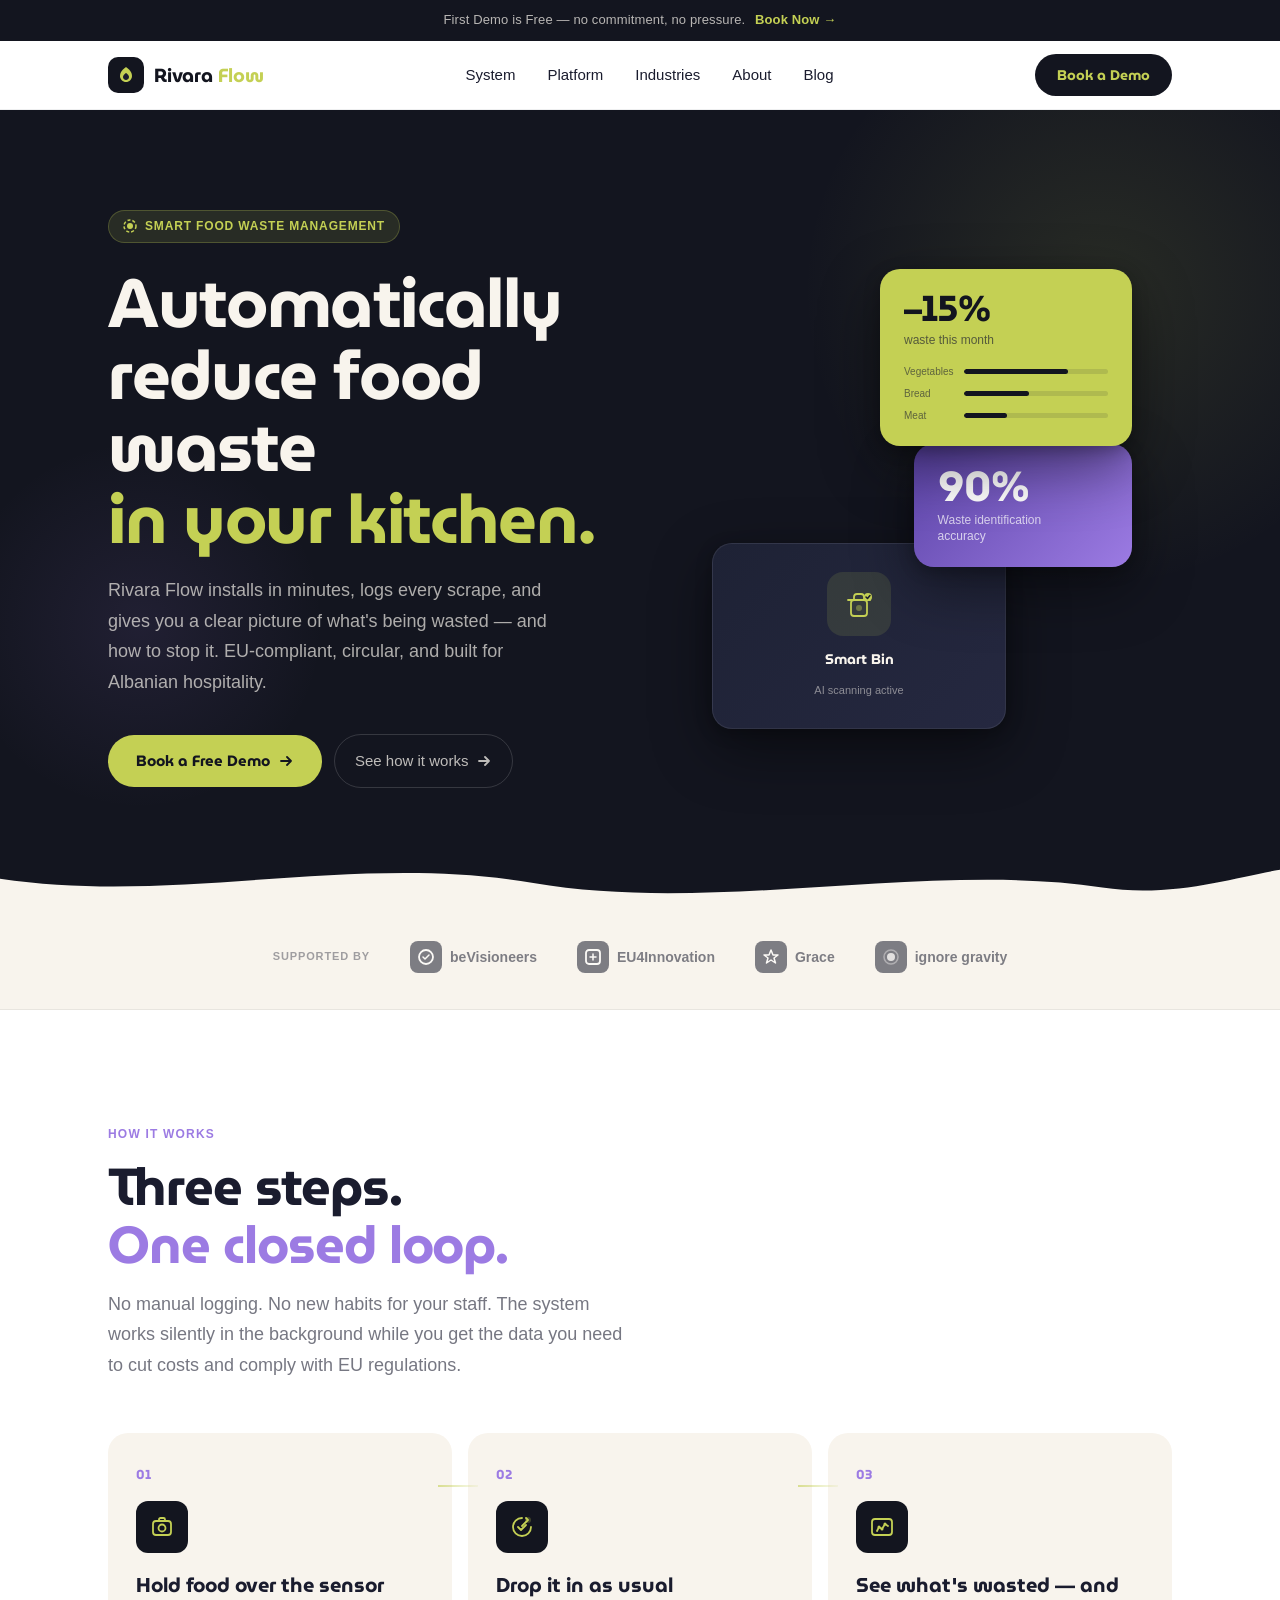
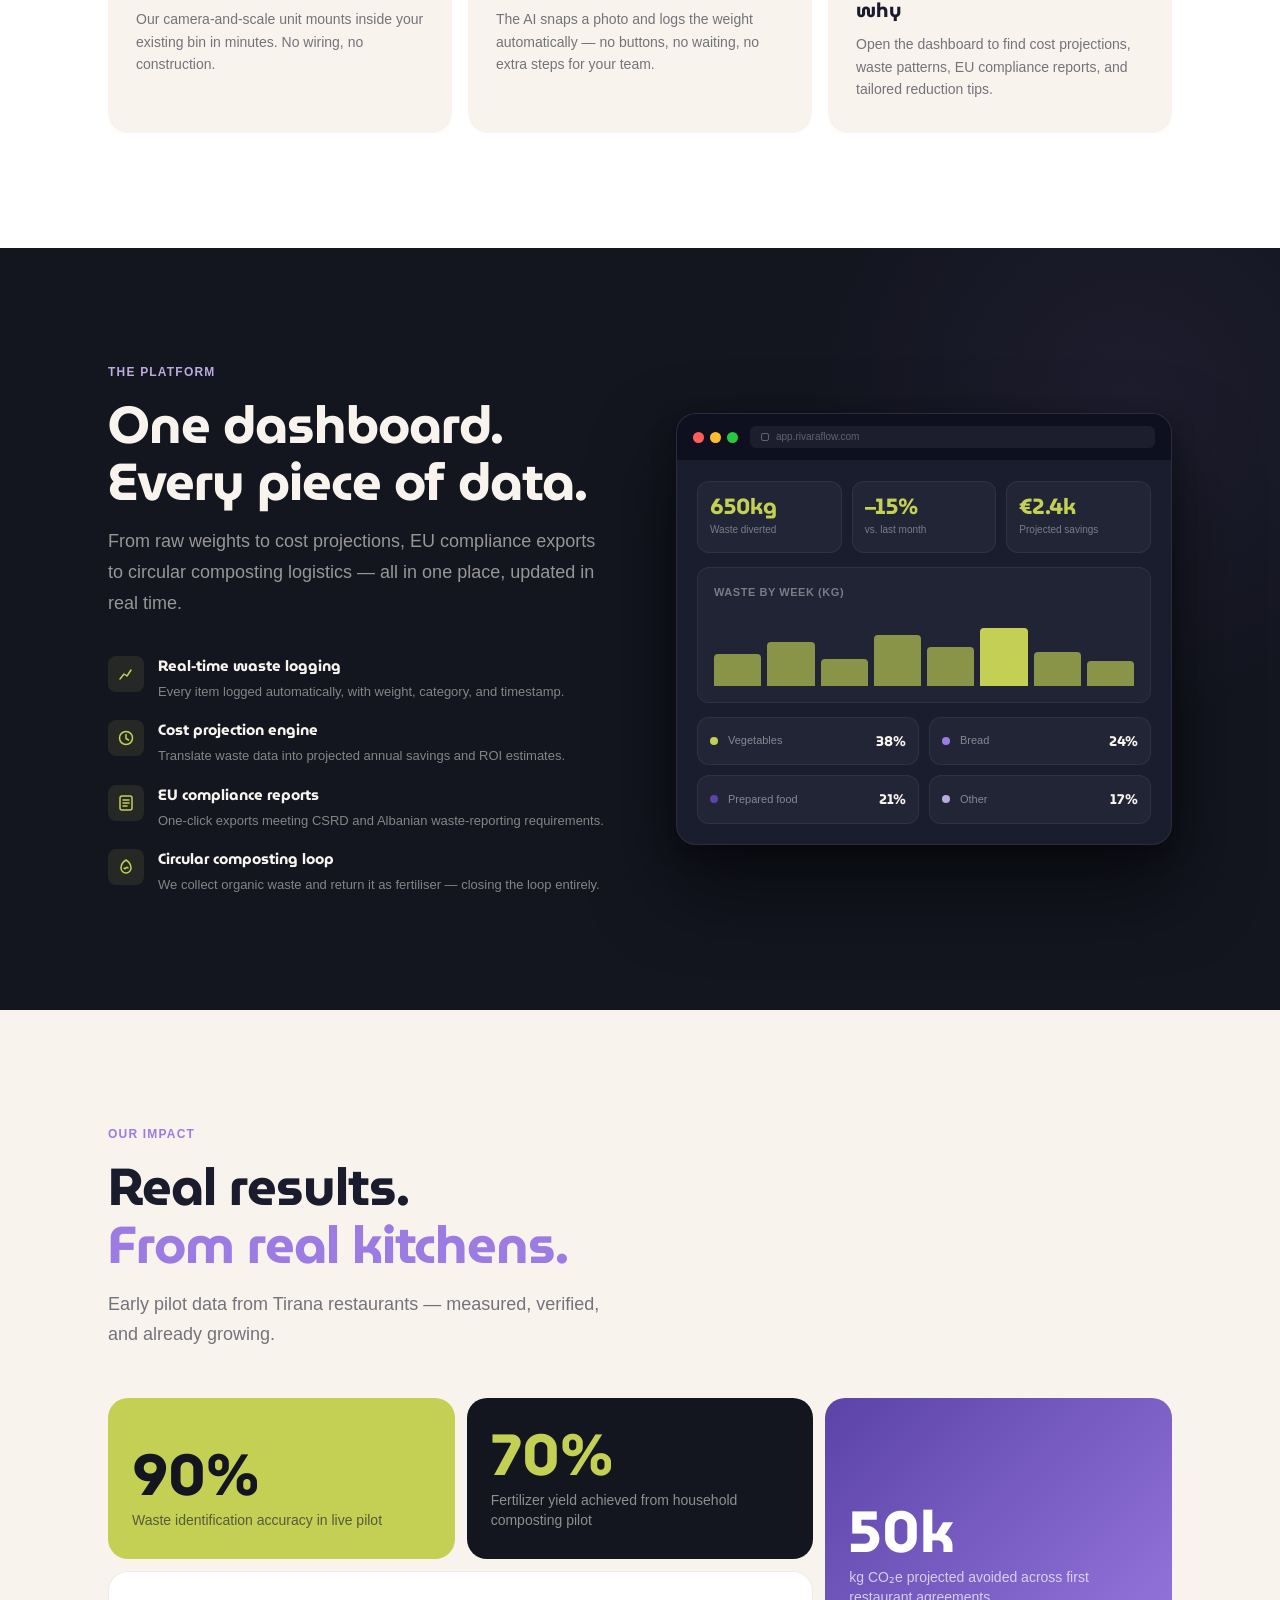
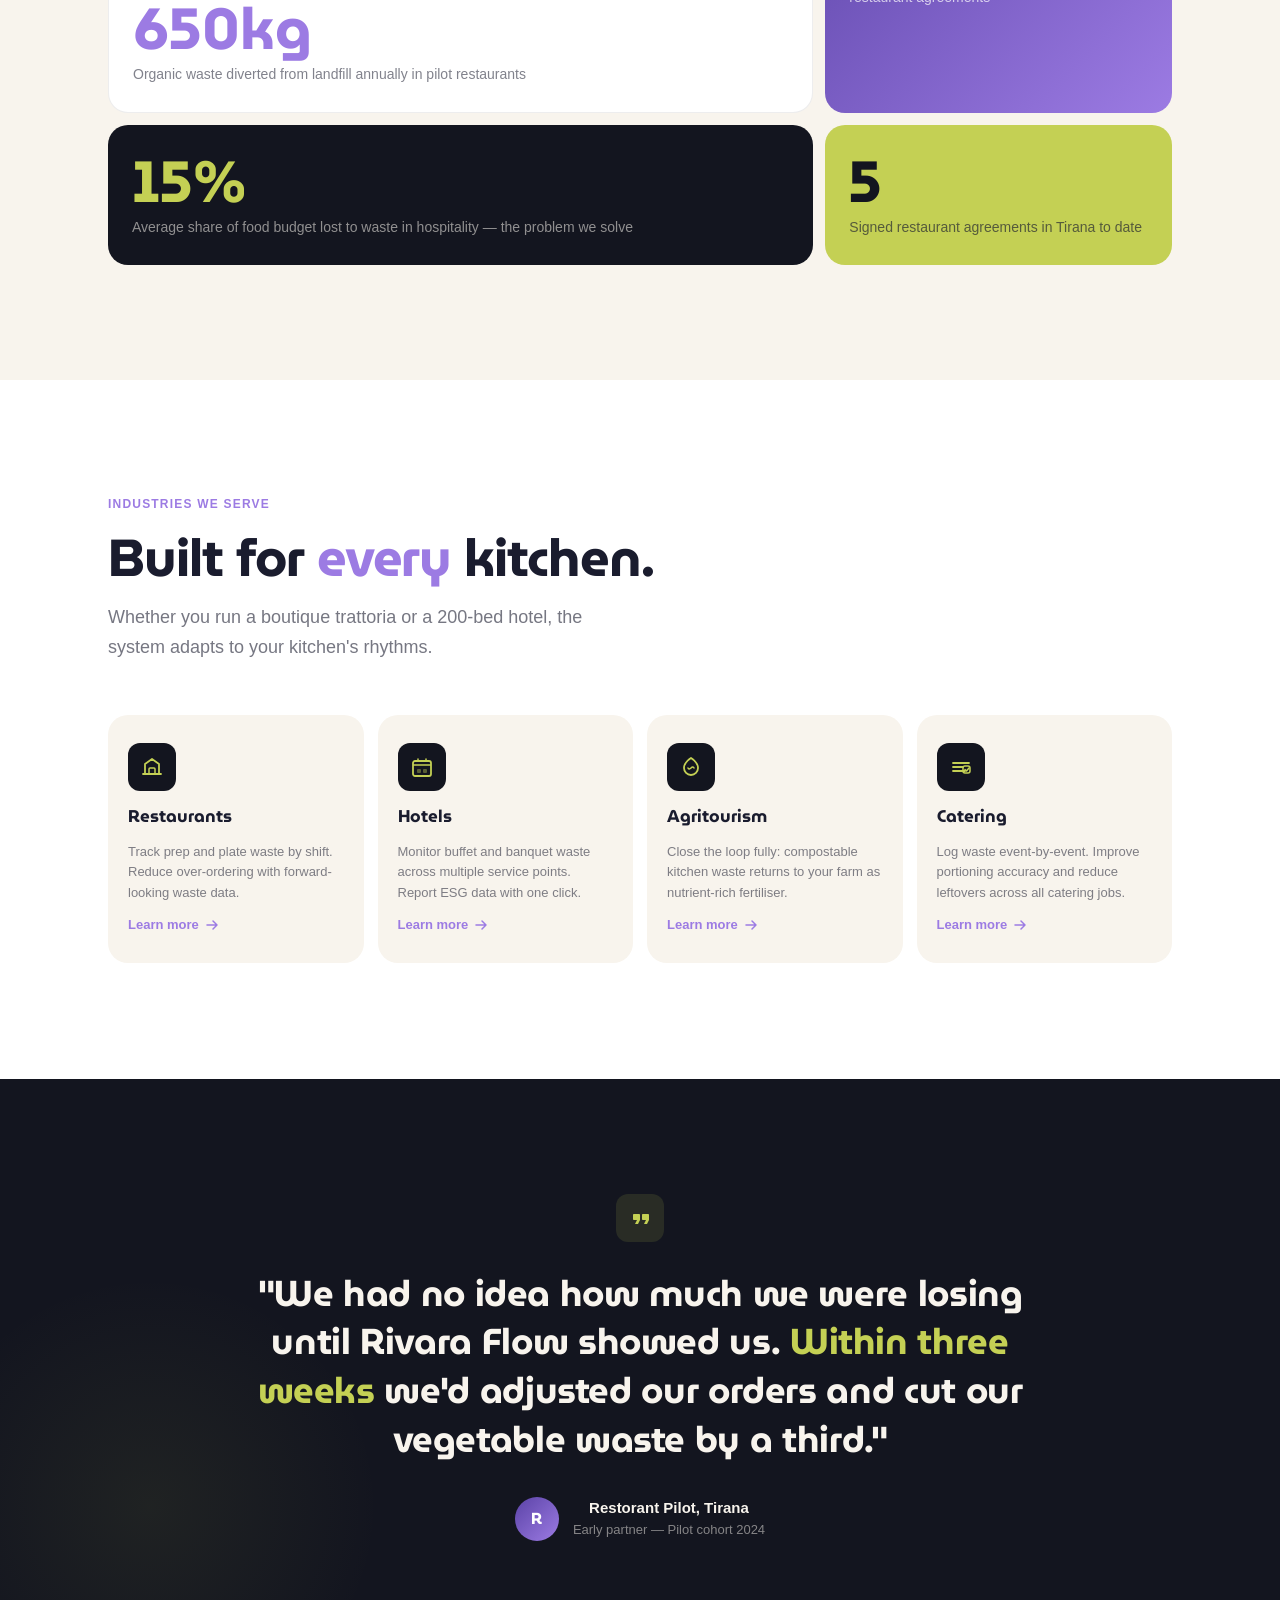
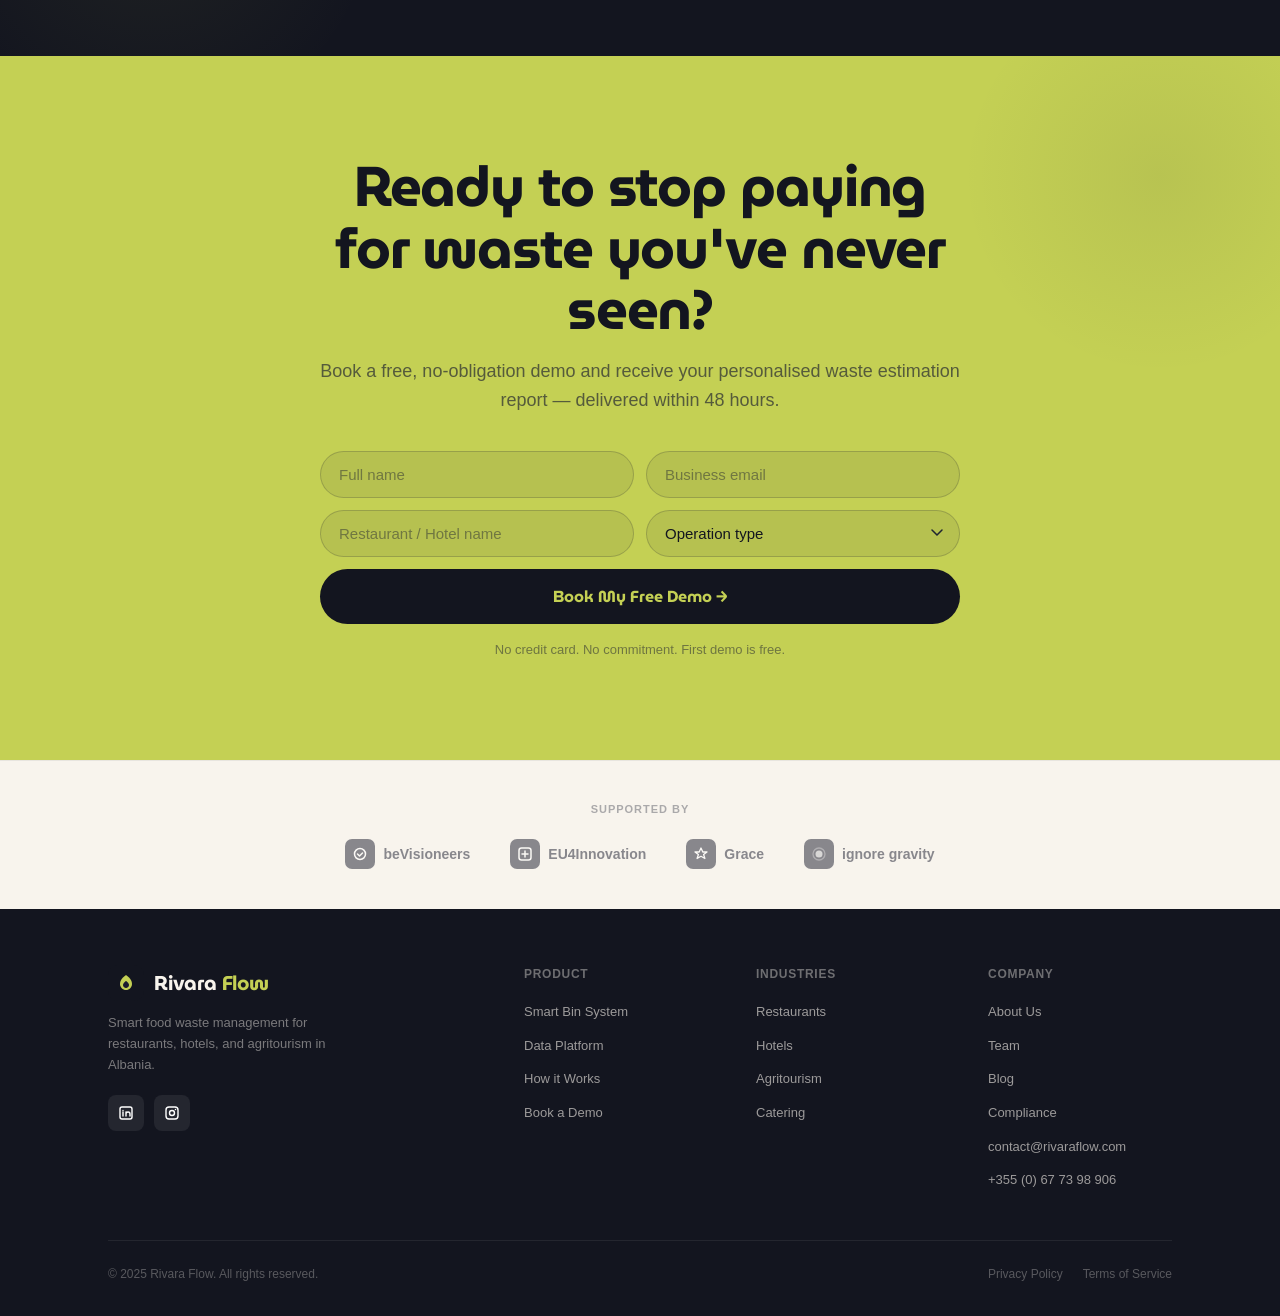
<file: rivaraflow-landing/index.html>
<!DOCTYPE html>
<html lang="en">
<head>
  <meta charset="UTF-8" />
  <meta name="viewport" content="width=device-width, initial-scale=1.0" />
  <title>Rivara Flow — Automatically Reduce Food Waste in Your Kitchen</title>
  <meta name="description" content="Rivara Flow installs in minutes, logs every scrape, and gives you a clear picture of what's being wasted — and how to stop it. EU-compliant food waste management for restaurants, hotels, and agritourism." />
  <link rel="canonical" href="https://rivaraflow.com/" />
  <meta property="og:title" content="Rivara Flow — Automatically Reduce Food Waste" />
  <meta property="og:description" content="Smart bins. Real-time data. Circular composting. One closed loop for your kitchen." />
  <meta property="og:type" content="website" />

  <link rel="preconnect" href="https://fonts.googleapis.com" />
  <link rel="preconnect" href="https://fonts.gstatic.com" crossorigin />
  <link href="https://fonts.googleapis.com/css2?family=MuseoModerno:ital,wght@0,100..900;1,100..900&display=swap" rel="stylesheet" />
  <link href="https://api.fontshare.com/v2/css?f[]=satoshi@400,500,700&display=swap" rel="stylesheet" />
  <link rel="stylesheet" href="styles/tokens.css" />

  <style>
    /* ── Reset ─────────────────────────────────── */
    *, *::before, *::after { box-sizing: border-box; margin: 0; padding: 0; }
    html { scroll-behavior: smooth; -webkit-text-size-adjust: 100%; }
    body {
      background: #fff;
      color: var(--text);
      font-family: var(--satoshi);
      line-height: 1.6;
      overflow-x: hidden;
    }
    img { display: block; max-width: 100%; }
    a { text-decoration: none; color: inherit; }
    ul { list-style: none; }

    .sr-only {
      position: absolute; width: 1px; height: 1px; padding: 0;
      margin: -1px; overflow: hidden; clip: rect(0,0,0,0);
      white-space: nowrap; border: 0;
    }

    .container {
      width: 100%;
      max-width: 1160px;
      margin-inline: auto;
      padding-inline: 20px;
    }
    @media (min-width: 640px)  { .container { padding-inline: 32px; } }
    @media (min-width: 1024px) { .container { padding-inline: 48px; } }

    /* ── Announce bar ───────────────────────────── */
    .announce {
      background: var(--bg-dark);
      text-align: center;
      padding: 10px 16px;
      font-family: var(--satoshi);
      font-size: 13px;
      color: rgba(248,244,237,.72);
      letter-spacing: .01em;
    }
    .announce a {
      color: var(--primary);
      font-weight: 700;
      margin-left: 6px;
    }
    .announce a:hover { text-decoration: underline; }

    /* ══════════════════════════════════════════════
       NAV
    ══════════════════════════════════════════════ */
    .site-nav {
      position: sticky;
      top: 0;
      z-index: 200;
      background: rgba(255,255,255,0.96);
      backdrop-filter: blur(12px);
      -webkit-backdrop-filter: blur(12px);
      border-bottom: 1px solid rgba(26,28,46,.07);
      transition: box-shadow .25s;
    }
    .site-nav.scrolled {
      box-shadow: 0 2px 16px rgba(26,28,46,.08);
    }

    .nav__inner {
      display: flex;
      align-items: center;
      justify-content: space-between;
      height: 68px;
      gap: 16px;
    }

    /* Logo — SVG wordmark since no file */
    .nav__logo {
      display: flex;
      align-items: center;
      gap: 10px;
      flex-shrink: 0;
    }
    .nav__logo-icon {
      width: 36px; height: 36px;
      background: var(--bg-dark);
      border-radius: 10px;
      display: flex; align-items: center; justify-content: center;
      flex-shrink: 0;
    }
    .nav__logo-icon svg { width: 20px; height: 20px; }
    .nav__logo-text {
      font-family: var(--museo);
      font-weight: 700;
      font-size: 19px;
      color: var(--bg-dark);
      letter-spacing: -.01em;
    }
    .nav__logo-text span { color: var(--primary); }

    .nav__links {
      display: none;
      gap: 4px;
      align-items: center;
    }
    @media (min-width: 900px) { .nav__links { display: flex; } }

    .nav__links a {
      font-family: var(--satoshi);
      font-weight: 500;
      font-size: 15px;
      color: var(--text);
      padding: 8px 14px;
      border-radius: var(--r8);
      transition: background .15s, color .15s;
    }
    .nav__links a:hover { background: rgba(26,28,46,.05); }

    .nav__right {
      display: flex;
      align-items: center;
      gap: 10px;
      flex-shrink: 0;
    }

    .nav__demo {
      display: none;
      background: var(--bg-dark);
      color: var(--primary);
      font-family: var(--museo);
      font-weight: 700;
      font-size: 14px;
      padding: 10px 22px;
      border-radius: var(--r999);
      transition: opacity .2s, transform .2s;
    }
    @media (min-width: 640px) { .nav__demo { display: inline-flex; align-items: center; } }
    .nav__demo:hover { opacity: .85; transform: translateY(-1px); }

    .nav__hamburger {
      display: flex;
      flex-direction: column;
      gap: 5px;
      background: none;
      border: none;
      cursor: pointer;
      padding: 6px;
    }
    .nav__hamburger span {
      display: block;
      width: 22px; height: 2px;
      background: var(--text);
      border-radius: 2px;
      transform-origin: center;
      transition: transform .28s, opacity .28s;
    }
    .nav__hamburger[aria-expanded="true"] span:nth-child(1) { transform: translateY(7px) rotate(45deg); }
    .nav__hamburger[aria-expanded="true"] span:nth-child(2) { opacity: 0; transform: scaleX(0); }
    .nav__hamburger[aria-expanded="true"] span:nth-child(3) { transform: translateY(-7px) rotate(-45deg); }
    @media (min-width: 900px) { .nav__hamburger { display: none; } }

    /* Mobile menu */
    .nav__mobile {
      position: fixed;
      inset: 0;
      z-index: 190;
      background: var(--bg-dark);
      display: flex;
      flex-direction: column;
      padding: 80px 24px 32px;
      gap: 4px;
      opacity: 0;
      pointer-events: none;
      transition: opacity .22s;
      overflow-y: auto;
    }
    .nav__mobile.open { opacity: 1; pointer-events: all; }
    @media (min-width: 900px) { .nav__mobile { display: none !important; } }

    .nav__mobile a {
      font-family: var(--museo);
      font-size: 22px;
      color: var(--text-inv);
      padding: 14px 0;
      border-bottom: 1px solid rgba(255,255,255,.07);
      transition: color .2s;
    }
    .nav__mobile a:hover { color: var(--primary); }

    .nav__mobile-demo {
      margin-top: 24px;
      background: var(--primary);
      color: var(--bg-dark) !important;
      border: none !important;
      border-radius: var(--r999);
      font-weight: 700;
      text-align: center;
      padding: 14px 24px !important;
      font-size: 17px !important;
    }

    .nav__mobile-langs {
      display: flex;
      gap: 10px;
      margin-top: 20px;
    }
    .nav__mobile-langs button {
      background: none;
      border: 1.5px solid rgba(196,208,84,.3);
      border-radius: var(--r999);
      color: rgba(248,244,237,.6);
      font-family: var(--satoshi);
      font-size: 14px;
      padding: 7px 16px;
      cursor: pointer;
      transition: all .2s;
    }
    .nav__mobile-langs button.active {
      background: var(--primary);
      border-color: var(--primary);
      color: var(--bg-dark);
      font-weight: 700;
    }

    /* ══════════════════════════════════════════════
       HERO
    ══════════════════════════════════════════════ */
    .hero {
      background: var(--bg-dark);
      position: relative;
      overflow: hidden;
      padding: 80px 0 0;
      min-height: 680px;
      display: flex;
      flex-direction: column;
    }
    @media (min-width: 900px) {
      .hero { min-height: 760px; padding: 100px 0 0; }
    }

    /* Subtle background gradient blobs */
    .hero::before {
      content: '';
      position: absolute;
      top: -120px; right: -120px;
      width: 600px; height: 600px;
      background: radial-gradient(circle, rgba(196,208,84,.12) 0%, transparent 70%);
      pointer-events: none;
    }
    .hero::after {
      content: '';
      position: absolute;
      bottom: 80px; left: -60px;
      width: 400px; height: 400px;
      background: radial-gradient(circle, rgba(156,123,227,.10) 0%, transparent 65%);
      pointer-events: none;
    }

    .hero__inner {
      position: relative;
      z-index: 5;
      flex: 1;
      display: grid;
      grid-template-columns: 1fr;
      gap: 48px;
      padding-bottom: 64px;
    }
    @media (min-width: 900px) {
      .hero__inner {
        grid-template-columns: 1fr 1fr;
        align-items: center;
        gap: 64px;
      }
    }

    .hero__eyebrow {
      display: inline-flex;
      align-items: center;
      gap: 8px;
      background: rgba(196,208,84,.12);
      border: 1px solid rgba(196,208,84,.25);
      border-radius: var(--r999);
      padding: 6px 14px;
      font-family: var(--satoshi);
      font-weight: 700;
      font-size: 12px;
      letter-spacing: .07em;
      text-transform: uppercase;
      color: var(--primary);
      margin-bottom: 24px;
    }
    .hero__eyebrow svg { width: 14px; height: 14px; }

    .hero__h1 {
      font-family: var(--museo);
      font-weight: 700;
      font-size: clamp(36px, 6vw, 68px);
      line-height: 1.06;
      color: var(--text-inv);
      margin-bottom: 20px;
      letter-spacing: -.02em;
    }
    .hero__h1 em {
      font-style: normal;
      color: var(--primary);
    }

    .hero__sub {
      font-family: var(--satoshi);
      font-weight: 400;
      font-size: clamp(15px, 2vw, 18px);
      color: rgba(248,244,237,.68);
      line-height: 1.7;
      max-width: 460px;
      margin-bottom: 36px;
    }

    .hero__ctas {
      display: flex;
      flex-wrap: wrap;
      gap: 12px;
      align-items: center;
    }

    .btn-primary {
      display: inline-flex;
      align-items: center;
      gap: 8px;
      background: var(--primary);
      color: var(--bg-dark);
      font-family: var(--museo);
      font-weight: 700;
      font-size: 15px;
      padding: 14px 28px;
      border-radius: var(--r999);
      border: none;
      cursor: pointer;
      transition: transform .2s, box-shadow .2s;
      white-space: nowrap;
    }
    .btn-primary:hover { transform: translateY(-2px); box-shadow: 0 8px 28px rgba(196,208,84,.35); }
    .btn-primary svg { width: 16px; height: 16px; }

    .btn-ghost {
      display: inline-flex;
      align-items: center;
      gap: 8px;
      background: transparent;
      color: rgba(248,244,237,.75);
      font-family: var(--satoshi);
      font-weight: 500;
      font-size: 15px;
      padding: 14px 20px;
      border-radius: var(--r999);
      border: 1.5px solid rgba(255,255,255,.15);
      cursor: pointer;
      transition: border-color .2s, color .2s;
      white-space: nowrap;
    }
    .btn-ghost:hover { border-color: rgba(255,255,255,.4); color: var(--text-inv); }
    .btn-ghost svg { width: 16px; height: 16px; }

    /* Hero visual — CSS bento card stack */
    .hero__visual {
      position: relative;
      display: flex;
      justify-content: center;
      align-items: flex-end;
    }
    @media (max-width: 899px) { .hero__visual { order: -1; } }

    .hero-card-stack {
      position: relative;
      width: 340px;
      height: 380px;
    }
    @media (min-width: 900px) {
      .hero-card-stack { width: 420px; height: 460px; }
    }

    .hc {
      position: absolute;
      border-radius: var(--r20);
      padding: 22px 24px;
      box-shadow: 0 20px 60px rgba(0,0,0,.45), 0 4px 16px rgba(0,0,0,.25);
    }

    .hc-bin {
      width: 70%;
      bottom: 0; left: 0;
      background: linear-gradient(135deg, #1e2235 0%, #252840 100%);
      border: 1px solid rgba(255,255,255,.08);
      display: flex;
      flex-direction: column;
      align-items: center;
      padding: 28px 20px;
      gap: 12px;
      z-index: 1;
    }
    .hc-bin__icon {
      width: 64px; height: 64px;
      background: rgba(196,208,84,.12);
      border-radius: var(--r16);
      display: flex; align-items: center; justify-content: center;
    }
    .hc-bin__icon svg { width: 34px; height: 34px; }
    .hc-bin__label {
      font-family: var(--museo);
      font-weight: 700;
      font-size: 14px;
      color: var(--text-inv);
      text-align: center;
    }
    .hc-bin__sub {
      font-size: 11px;
      color: rgba(248,244,237,.5);
      text-align: center;
    }

    .hc-scan {
      width: 60%;
      top: 0; right: 0;
      background: var(--primary);
      border: none;
      z-index: 3;
    }
    .hc-scan__num {
      font-family: var(--museo);
      font-weight: 700;
      font-size: 36px;
      color: var(--bg-dark);
      line-height: 1;
    }
    .hc-scan__label {
      font-family: var(--satoshi);
      font-size: 12px;
      color: rgba(26,28,46,.65);
      margin-top: 4px;
    }
    .hc-scan__bar {
      margin-top: 14px;
      display: flex;
      flex-direction: column;
      gap: 6px;
    }
    .hc-scan__bar-row {
      display: flex;
      align-items: center;
      gap: 8px;
    }
    .hc-scan__bar-label {
      font-size: 10px;
      color: rgba(26,28,46,.6);
      width: 52px;
      flex-shrink: 0;
    }
    .hc-scan__bar-track {
      flex: 1;
      height: 5px;
      background: rgba(26,28,46,.12);
      border-radius: 99px;
      overflow: hidden;
    }
    .hc-scan__bar-fill {
      height: 100%;
      background: var(--bg-dark);
      border-radius: 99px;
    }

    .hc-accuracy {
      width: 52%;
      top: 38%;
      right: 0;
      background: linear-gradient(135deg, var(--accent-dark) 0%, var(--accent) 100%);
      z-index: 2;
    }
    .hc-accuracy__num {
      font-family: var(--museo);
      font-weight: 700;
      font-size: 42px;
      color: #fff;
      line-height: 1;
    }
    .hc-accuracy__label {
      font-size: 12px;
      color: rgba(255,255,255,.72);
      margin-top: 4px;
      line-height: 1.4;
    }

    /* Bottom wave shape */
    .hero__wave {
      width: 100%;
      display: block;
      margin-top: auto;
      line-height: 0;
    }
    .hero__wave svg { width: 100%; display: block; }

    /* ══════════════════════════════════════════════
       TRUSTED BY
    ══════════════════════════════════════════════ */
    .trusted {
      background: var(--bg);
      padding: 36px 0;
      border-bottom: 1px solid rgba(26,28,46,.07);
    }

    .trusted__inner {
      display: flex;
      align-items: center;
      gap: 24px 40px;
      flex-wrap: wrap;
      justify-content: center;
    }

    .trusted__label {
      font-family: var(--satoshi);
      font-weight: 700;
      font-size: 11px;
      letter-spacing: .08em;
      text-transform: uppercase;
      color: rgba(26,28,46,.4);
      flex-shrink: 0;
    }

    .trusted__logos {
      display: flex;
      align-items: center;
      gap: 28px 40px;
      flex-wrap: wrap;
      justify-content: center;
    }

    .trusted__logo {
      display: flex;
      align-items: center;
      gap: 8px;
      opacity: .55;
      transition: opacity .2s;
    }
    .trusted__logo:hover { opacity: 1; }
    .trusted__logo-mark {
      width: 32px; height: 32px;
      border-radius: 8px;
      background: var(--text);
      display: flex; align-items: center; justify-content: center;
    }
    .trusted__logo-mark svg { width: 18px; height: 18px; }
    .trusted__logo-name {
      font-family: var(--satoshi);
      font-weight: 700;
      font-size: 14px;
      color: var(--text);
    }

    /* ══════════════════════════════════════════════
       HOW IT WORKS
    ══════════════════════════════════════════════ */
    .how {
      background: #fff;
      padding: clamp(64px, 9vw, 120px) 0;
    }

    .section-eyebrow {
      font-family: var(--satoshi);
      font-weight: 700;
      font-size: 12px;
      letter-spacing: .10em;
      text-transform: uppercase;
      color: var(--accent);
      margin-bottom: 14px;
    }

    .section-h2 {
      font-family: var(--museo);
      font-weight: 700;
      font-size: clamp(28px, 4.5vw, 52px);
      color: var(--text);
      line-height: 1.1;
      letter-spacing: -.02em;
      margin-bottom: 16px;
    }
    .section-h2 em { font-style: normal; color: var(--accent); }

    .section-sub {
      font-family: var(--satoshi);
      font-size: clamp(15px, 2vw, 18px);
      color: rgba(26,28,46,.6);
      line-height: 1.7;
      max-width: 520px;
      margin-bottom: 52px;
    }

    .how__steps {
      display: grid;
      grid-template-columns: 1fr;
      gap: 12px;
    }
    @media (min-width: 640px) {
      .how__steps { grid-template-columns: repeat(3, 1fr); gap: 16px; }
    }

    .step-card {
      background: var(--bg);
      border-radius: var(--r20);
      padding: 32px 28px;
      position: relative;
      transition: transform .25s, box-shadow .25s;
    }
    .step-card:hover {
      transform: translateY(-4px);
      box-shadow: var(--shadow-md);
    }

    .step-card__num {
      font-family: var(--museo);
      font-weight: 700;
      font-size: 13px;
      color: var(--accent);
      letter-spacing: .06em;
      margin-bottom: 16px;
    }

    .step-card__icon {
      width: 52px; height: 52px;
      background: var(--bg-dark);
      border-radius: var(--r12);
      display: flex; align-items: center; justify-content: center;
      margin-bottom: 20px;
    }
    .step-card__icon svg { width: 26px; height: 26px; }

    .step-card__h3 {
      font-family: var(--museo);
      font-weight: 700;
      font-size: 20px;
      color: var(--text);
      line-height: 1.25;
      margin-bottom: 10px;
    }

    .step-card__p {
      font-size: 14px;
      color: rgba(26,28,46,.6);
      line-height: 1.6;
    }

    .step-card__connector {
      display: none;
    }
    @media (min-width: 640px) {
      .step-card__connector {
        display: block;
        position: absolute;
        top: 52px;
        right: -26px;
        width: 40px;
        height: 2px;
        background: linear-gradient(90deg, rgba(196,208,84,.6), rgba(196,208,84,.1));
        z-index: 2;
      }
      .step-card:last-child .step-card__connector { display: none; }
    }

    /* ══════════════════════════════════════════════
       PLATFORM SECTION
    ══════════════════════════════════════════════ */
    .platform {
      background: var(--bg-dark);
      padding: clamp(64px, 9vw, 120px) 0;
      position: relative;
      overflow: hidden;
    }
    .platform::after {
      content: '';
      position: absolute;
      top: -200px; right: -200px;
      width: 700px; height: 700px;
      background: radial-gradient(circle, rgba(156,123,227,.08) 0%, transparent 65%);
      pointer-events: none;
    }

    .platform__inner {
      position: relative;
      z-index: 2;
      display: grid;
      grid-template-columns: 1fr;
      gap: 52px;
    }
    @media (min-width: 900px) {
      .platform__inner {
        grid-template-columns: 1fr 1fr;
        align-items: center;
        gap: 72px;
      }
    }

    .platform__text .section-eyebrow { color: var(--accent-soft); }
    .platform__text .section-h2 { color: var(--text-inv); }
    .platform__text .section-sub {
      color: rgba(248,244,237,.58);
      margin-bottom: 36px;
    }

    .platform__features {
      display: flex;
      flex-direction: column;
      gap: 16px;
    }

    .pf-item {
      display: flex;
      align-items: flex-start;
      gap: 14px;
    }

    .pf-item__icon {
      flex-shrink: 0;
      width: 36px; height: 36px;
      background: rgba(196,208,84,.1);
      border-radius: var(--r8);
      display: flex; align-items: center; justify-content: center;
      margin-top: 2px;
    }
    .pf-item__icon svg { width: 18px; height: 18px; }

    .pf-item__text h4 {
      font-family: var(--museo);
      font-weight: 700;
      font-size: 15px;
      color: var(--text-inv);
      margin-bottom: 4px;
    }
    .pf-item__text p {
      font-size: 13px;
      color: rgba(248,244,237,.5);
      line-height: 1.55;
    }

    /* Dashboard mockup */
    .dash-mockup {
      background: #1a1d2e;
      border-radius: var(--r20);
      border: 1px solid rgba(255,255,255,.07);
      overflow: hidden;
      box-shadow: 0 40px 80px rgba(0,0,0,.5), 0 8px 24px rgba(0,0,0,.3);
    }

    .dash__topbar {
      background: #0e1020;
      padding: 12px 16px;
      display: flex;
      align-items: center;
      gap: 12px;
      border-bottom: 1px solid rgba(255,255,255,.05);
    }

    .dash__dots {
      display: flex; gap: 6px;
    }
    .dash__dots span {
      width: 11px; height: 11px;
      border-radius: 50%;
    }
    .dash__dots span:nth-child(1) { background: #ff5f56; }
    .dash__dots span:nth-child(2) { background: #febc2e; }
    .dash__dots span:nth-child(3) { background: #28c840; }

    .dash__url {
      flex: 1;
      background: rgba(255,255,255,.06);
      border-radius: 6px;
      height: 22px;
      display: flex;
      align-items: center;
      padding: 0 10px;
      gap: 6px;
      font-size: 10px;
      color: rgba(255,255,255,.3);
    }
    .dash__url svg { width: 10px; height: 10px; }

    .dash__body {
      padding: 20px;
      display: flex;
      flex-direction: column;
      gap: 14px;
    }

    .dash__row1 {
      display: grid;
      grid-template-columns: repeat(3, 1fr);
      gap: 10px;
    }

    .dash-stat {
      background: rgba(255,255,255,.04);
      border: 1px solid rgba(255,255,255,.06);
      border-radius: var(--r12);
      padding: 14px 12px;
    }
    .dash-stat__n {
      font-family: var(--museo);
      font-weight: 700;
      font-size: 22px;
      color: var(--primary);
      line-height: 1;
    }
    .dash-stat__l {
      font-size: 10px;
      color: rgba(255,255,255,.4);
      margin-top: 4px;
    }

    .dash__chart {
      background: rgba(255,255,255,.03);
      border: 1px solid rgba(255,255,255,.06);
      border-radius: var(--r12);
      padding: 16px;
    }
    .dash__chart-title {
      font-family: var(--satoshi);
      font-weight: 700;
      font-size: 11px;
      letter-spacing: .05em;
      text-transform: uppercase;
      color: rgba(255,255,255,.4);
      margin-bottom: 14px;
    }
    .dash__bars {
      display: flex;
      align-items: flex-end;
      gap: 6px;
      height: 70px;
    }
    .dash__bar {
      flex: 1;
      border-radius: 4px 4px 0 0;
      background: var(--primary);
      opacity: .65;
    }
    .dash__bar.hi { opacity: 1; }

    .dash__row2 {
      display: grid;
      grid-template-columns: 1fr 1fr;
      gap: 10px;
    }

    .dash-mini {
      background: rgba(255,255,255,.04);
      border: 1px solid rgba(255,255,255,.06);
      border-radius: var(--r12);
      padding: 12px;
      display: flex;
      align-items: center;
      gap: 10px;
    }
    .dash-mini__dot {
      width: 8px; height: 8px;
      border-radius: 50%;
      flex-shrink: 0;
    }
    .dash-mini__text {
      font-size: 11px;
      color: rgba(255,255,255,.45);
      line-height: 1.4;
    }
    .dash-mini__val {
      margin-left: auto;
      font-family: var(--museo);
      font-weight: 700;
      font-size: 14px;
      color: var(--text-inv);
      flex-shrink: 0;
    }

    /* ══════════════════════════════════════════════
       STATS / BENTO
    ══════════════════════════════════════════════ */
    .stats-section {
      background: var(--bg);
      padding: clamp(64px, 9vw, 120px) 0;
    }

    .stats-section .section-sub { margin-bottom: 48px; }

    .bento {
      display: grid;
      grid-template-columns: 1fr 1fr;
      gap: 10px;
    }
    @media (min-width: 768px) {
      .bento {
        grid-template-columns: repeat(3, 1fr);
        grid-template-rows: auto auto auto;
        gap: 12px;
      }
    }

    .bento-card {
      border-radius: var(--r20);
      padding: 28px 24px;
      display: flex;
      flex-direction: column;
      justify-content: flex-end;
      gap: 6px;
      min-height: 140px;
      transition: transform .25s, box-shadow .25s;
    }
    .bento-card:hover { transform: translateY(-3px); }

    .bento-card--lime {
      background: var(--primary);
    }
    .bento-card--dark {
      background: var(--bg-dark);
    }
    .bento-card--purple {
      background: linear-gradient(135deg, var(--accent-dark), var(--accent));
    }
    .bento-card--white {
      background: #fff;
      border: 1.5px solid rgba(26,28,46,.08);
    }

    .bento-card__num {
      font-family: var(--museo);
      font-weight: 700;
      font-size: clamp(36px, 7vw, 58px);
      line-height: 1;
    }
    .bento-card--lime  .bento-card__num { color: var(--bg-dark); }
    .bento-card--dark  .bento-card__num { color: var(--primary); }
    .bento-card--purple .bento-card__num { color: #fff; }
    .bento-card--white .bento-card__num { color: var(--accent); }

    .bento-card__label {
      font-size: clamp(11px, 1.8vw, 14px);
      line-height: 1.45;
    }
    .bento-card--lime   .bento-card__label { color: rgba(26,28,46,.65); }
    .bento-card--dark   .bento-card__label { color: rgba(248,244,237,.55); }
    .bento-card--purple .bento-card__label { color: rgba(255,255,255,.7); }
    .bento-card--white  .bento-card__label { color: rgba(26,28,46,.55); }

    /* Desktop layout assignments */
    @media (min-width: 768px) {
      .bento .b1 { grid-column: 1; grid-row: 1; }
      .bento .b2 { grid-column: 2; grid-row: 1; }
      .bento .b3 { grid-column: 3; grid-row: 1 / 3; min-height: 300px; justify-content: center; align-items: flex-start; }
      .bento .b4 { grid-column: 1 / 3; grid-row: 2; }
      .bento .b5 { grid-column: 1 / 3; grid-row: 3; }
      .bento .b6 { grid-column: 3; grid-row: 3; }
    }

    /* ══════════════════════════════════════════════
       INDUSTRIES
    ══════════════════════════════════════════════ */
    .industries {
      background: #fff;
      padding: clamp(64px, 9vw, 120px) 0;
    }

    .industries__grid {
      display: grid;
      grid-template-columns: 1fr 1fr;
      gap: 10px;
    }
    @media (min-width: 768px) {
      .industries__grid {
        grid-template-columns: repeat(4, 1fr);
        gap: 14px;
      }
    }

    .ind-card {
      background: var(--bg);
      border-radius: var(--r20);
      padding: 28px 20px;
      display: flex;
      flex-direction: column;
      gap: 12px;
      transition: transform .25s, box-shadow .25s, background .25s;
      cursor: pointer;
    }
    .ind-card:hover {
      background: var(--bg-dark);
      transform: translateY(-4px);
      box-shadow: var(--shadow-lg);
    }

    .ind-card__icon {
      width: 48px; height: 48px;
      border-radius: var(--r12);
      background: var(--bg-dark);
      display: flex; align-items: center; justify-content: center;
      transition: background .25s;
    }
    .ind-card:hover .ind-card__icon {
      background: rgba(196,208,84,.15);
    }
    .ind-card__icon svg { width: 24px; height: 24px; }

    .ind-card__name {
      font-family: var(--museo);
      font-weight: 700;
      font-size: 17px;
      color: var(--text);
      transition: color .25s;
    }
    .ind-card:hover .ind-card__name { color: var(--text-inv); }

    .ind-card__desc {
      font-size: 13px;
      color: rgba(26,28,46,.55);
      line-height: 1.55;
      transition: color .25s;
    }
    .ind-card:hover .ind-card__desc { color: rgba(248,244,237,.5); }

    .ind-card__link {
      display: inline-flex;
      align-items: center;
      gap: 6px;
      font-family: var(--satoshi);
      font-weight: 700;
      font-size: 13px;
      color: var(--accent);
      margin-top: auto;
      transition: color .25s;
    }
    .ind-card:hover .ind-card__link { color: var(--primary); }
    .ind-card__link svg { width: 14px; height: 14px; }

    /* ══════════════════════════════════════════════
       TESTIMONIAL
    ══════════════════════════════════════════════ */
    .testimonial {
      background: var(--bg-dark);
      padding: clamp(64px, 9vw, 120px) 0;
      position: relative;
      overflow: hidden;
    }
    .testimonial::before {
      content: '';
      position: absolute;
      bottom: -100px; left: -100px;
      width: 500px; height: 500px;
      background: radial-gradient(circle, rgba(196,208,84,.07) 0%, transparent 65%);
      pointer-events: none;
    }

    .testimonial__inner {
      position: relative;
      z-index: 2;
      max-width: 820px;
      margin-inline: auto;
      text-align: center;
    }

    .testimonial__quote-icon {
      width: 48px; height: 48px;
      background: rgba(196,208,84,.12);
      border-radius: var(--r12);
      display: flex; align-items: center; justify-content: center;
      margin: 0 auto 28px;
    }
    .testimonial__quote-icon svg { width: 24px; height: 24px; }

    .testimonial__quote {
      font-family: var(--museo);
      font-weight: 700;
      font-size: clamp(22px, 3.5vw, 36px);
      color: var(--text-inv);
      line-height: 1.35;
      letter-spacing: -.01em;
      margin-bottom: 32px;
    }
    .testimonial__quote em {
      font-style: normal;
      color: var(--primary);
    }

    .testimonial__author {
      display: flex;
      align-items: center;
      justify-content: center;
      gap: 14px;
    }
    .testimonial__avatar {
      width: 44px; height: 44px;
      background: linear-gradient(135deg, var(--accent-dark), var(--accent));
      border-radius: 50%;
      display: flex; align-items: center; justify-content: center;
      font-family: var(--museo);
      font-weight: 700;
      font-size: 16px;
      color: #fff;
      flex-shrink: 0;
    }
    .testimonial__name {
      font-family: var(--satoshi);
      font-weight: 700;
      font-size: 15px;
      color: var(--text-inv);
    }
    .testimonial__role {
      font-size: 13px;
      color: rgba(248,244,237,.5);
    }

    /* ══════════════════════════════════════════════
       DEMO CTA BANNER
    ══════════════════════════════════════════════ */
    .cta-banner {
      background: var(--primary);
      padding: clamp(64px, 9vw, 100px) 0;
      position: relative;
      overflow: hidden;
    }
    .cta-banner::before {
      content: '';
      position: absolute;
      top: -80px; right: -80px;
      width: 400px; height: 400px;
      background: radial-gradient(circle, rgba(26,28,46,.07) 0%, transparent 70%);
      pointer-events: none;
    }

    .cta-banner__inner {
      position: relative;
      z-index: 2;
      text-align: center;
      max-width: 680px;
      margin-inline: auto;
    }

    .cta-banner__h2 {
      font-family: var(--museo);
      font-weight: 700;
      font-size: clamp(30px, 5vw, 56px);
      color: var(--bg-dark);
      line-height: 1.1;
      letter-spacing: -.02em;
      margin-bottom: 16px;
    }

    .cta-banner__sub {
      font-family: var(--satoshi);
      font-size: clamp(15px, 2vw, 18px);
      color: rgba(26,28,46,.65);
      line-height: 1.6;
      margin-bottom: 36px;
    }

    .cta-banner .btn-primary {
      background: var(--bg-dark);
      color: var(--primary);
      font-size: 16px;
      padding: 16px 36px;
    }
    .cta-banner .btn-primary:hover {
      box-shadow: 0 8px 32px rgba(26,28,46,.3);
    }

    .cta-banner__note {
      margin-top: 16px;
      font-size: 13px;
      color: rgba(26,28,46,.5);
    }

    /* ══════════════════════════════════════════════
       SUPPORTED BY
    ══════════════════════════════════════════════ */
    .supported {
      background: var(--bg);
      padding: 40px 0;
      border-top: 1px solid rgba(26,28,46,.07);
    }

    .supported__inner {
      display: flex;
      flex-direction: column;
      align-items: center;
      gap: 20px;
    }

    .supported__label {
      font-family: var(--satoshi);
      font-weight: 700;
      font-size: 11px;
      letter-spacing: .09em;
      text-transform: uppercase;
      color: rgba(26,28,46,.35);
    }

    .supported__logos {
      display: flex;
      align-items: center;
      gap: 24px 40px;
      flex-wrap: wrap;
      justify-content: center;
    }

    .sup-logo {
      display: flex;
      align-items: center;
      gap: 8px;
      opacity: .5;
      transition: opacity .2s;
    }
    .sup-logo:hover { opacity: .9; }
    .sup-logo__badge {
      width: 30px; height: 30px;
      border-radius: 7px;
      background: var(--text);
      display: flex; align-items: center; justify-content: center;
    }
    .sup-logo__badge svg { width: 16px; height: 16px; }
    .sup-logo__name {
      font-family: var(--satoshi);
      font-weight: 700;
      font-size: 14px;
      color: var(--text);
    }

    /* ══════════════════════════════════════════════
       FOOTER
    ══════════════════════════════════════════════ */
    .footer {
      background: var(--bg-dark);
      padding: 56px 0 32px;
    }

    .footer__grid {
      display: grid;
      grid-template-columns: 1fr 1fr;
      gap: 32px 24px;
      margin-bottom: 48px;
    }
    @media (min-width: 768px) {
      .footer__grid {
        grid-template-columns: 2fr 1fr 1fr 1fr;
        gap: 24px 48px;
      }
    }

    .footer__brand .nav__logo-text { color: var(--text-inv); font-size: 20px; }

    .footer__tagline {
      margin-top: 12px;
      font-size: 13px;
      color: rgba(248,244,237,.45);
      line-height: 1.6;
      max-width: 220px;
    }

    .footer__social {
      display: flex;
      gap: 10px;
      margin-top: 20px;
    }
    .footer__soc-link {
      width: 36px; height: 36px;
      background: rgba(255,255,255,.07);
      border-radius: var(--r8);
      display: flex; align-items: center; justify-content: center;
      transition: background .2s;
    }
    .footer__soc-link:hover { background: rgba(196,208,84,.2); }
    .footer__soc-link svg { width: 16px; height: 16px; }

    .footer__col-title {
      font-family: var(--satoshi);
      font-weight: 700;
      font-size: 12px;
      letter-spacing: .06em;
      text-transform: uppercase;
      color: rgba(248,244,237,.4);
      margin-bottom: 14px;
    }

    .footer__col ul {
      display: flex;
      flex-direction: column;
      gap: 8px;
    }

    .footer__col a {
      font-size: 13px;
      color: rgba(248,244,237,.6);
      transition: color .2s;
    }
    .footer__col a:hover { color: var(--primary); }

    .footer__bottom {
      padding-top: 24px;
      border-top: 1px solid rgba(255,255,255,.07);
      display: flex;
      flex-wrap: wrap;
      align-items: center;
      justify-content: space-between;
      gap: 12px;
    }

    .footer__copy {
      font-size: 12px;
      color: rgba(248,244,237,.3);
    }

    .footer__bottom-links {
      display: flex;
      gap: 20px;
    }
    .footer__bottom-links a {
      font-size: 12px;
      color: rgba(248,244,237,.3);
      transition: color .2s;
    }
    .footer__bottom-links a:hover { color: var(--primary); }

    /* ══════════════════════════════════════════════
       SCROLL REVEAL
    ══════════════════════════════════════════════ */
    .reveal {
      opacity: 0;
      transform: translateY(20px);
      transition: opacity .55s ease, transform .55s ease;
    }
    .reveal.in-view { opacity: 1; transform: none; }
    .reveal-delay-1 { transition-delay: .1s; }
    .reveal-delay-2 { transition-delay: .2s; }
    .reveal-delay-3 { transition-delay: .3s; }
    .reveal-delay-4 { transition-delay: .4s; }
  </style>
</head>
<body>

<!-- ANNOUNCEMENT BAR -->
<div class="announce">
  First Demo is Free — no commitment, no pressure.
  <a href="#contact">Book Now →</a>
</div>

<!-- STICKY NAV -->
<nav class="site-nav" id="site-nav" aria-label="Main navigation">
  <div class="container">
    <div class="nav__inner">

      <a href="index.html" class="nav__logo" aria-label="Rivara Flow home">
        <div class="nav__logo-icon">
          <svg viewBox="0 0 20 20" fill="none" xmlns="http://www.w3.org/2000/svg">
            <path d="M10 2C10 2 4 5.5 4 11C4 14.314 6.686 17 10 17C13.314 17 16 14.314 16 11C16 5.5 10 2 10 2Z" fill="#C4D054"/>
            <path d="M10 8C10 8 7 9.75 7 12C7 13.657 8.343 15 10 15C11.657 15 13 13.657 13 12C13 9.75 10 8 10 8Z" fill="#1A1C2E"/>
          </svg>
        </div>
        <span class="nav__logo-text">Rivara<span> Flow</span></span>
      </a>

      <ul class="nav__links" role="list">
        <li><a href="system.html">System</a></li>
        <li><a href="platform.html">Platform</a></li>
        <li><a href="industries.html">Industries</a></li>
        <li><a href="about.html">About</a></li>
        <li><a href="blog.html">Blog</a></li>
      </ul>

      <div class="nav__right">
        <a href="#contact" class="nav__demo">Book a Demo</a>
        <button class="nav__hamburger" id="nav-hamburger" aria-label="Open menu" aria-expanded="false">
          <span></span><span></span><span></span>
        </button>
      </div>

    </div>
  </div>

  <!-- Mobile menu -->
  <nav class="nav__mobile" id="nav-mobile" aria-label="Mobile navigation">
    <a href="system.html">System</a>
    <a href="platform.html">Platform</a>
    <a href="industries.html">Industries</a>
    <a href="about.html">About</a>
    <a href="blog.html">Blog</a>
    <a href="#contact" class="nav__mobile-demo">Book a Free Demo</a>
    <div class="nav__mobile-langs">
      <button class="active" data-lang="en">🇬🇧 English</button>
      <button data-lang="al">🇦🇱 Shqip</button>
    </div>
  </nav>
</nav>

<!-- HERO -->
<section class="hero" id="hero" aria-labelledby="hero-h1">
  <div class="container">
    <div class="hero__inner">

      <div class="hero__copy">
        <div class="hero__eyebrow">
          <svg viewBox="0 0 14 14" fill="none"><circle cx="7" cy="7" r="3" fill="#C4D054"/><circle cx="7" cy="7" r="6" stroke="#C4D054" stroke-width="1.5" stroke-dasharray="3 2"/></svg>
          Smart Food Waste Management
        </div>
        <h1 class="hero__h1" id="hero-h1">
          Automatically<br>
          reduce food waste<br>
          <em>in your kitchen.</em>
        </h1>
        <p class="hero__sub">
          Rivara Flow installs in minutes, logs every scrape,
          and gives you a clear picture of what's being wasted —
          and how to stop it. EU-compliant, circular, and built
          for Albanian hospitality.
        </p>
        <div class="hero__ctas">
          <a href="#contact" class="btn-primary">
            Book a Free Demo
            <svg viewBox="0 0 16 16" fill="none"><path d="M3 8h10M9 4l4 4-4 4" stroke="currentColor" stroke-width="1.8" stroke-linecap="round" stroke-linejoin="round"/></svg>
          </a>
          <a href="system.html" class="btn-ghost">
            See how it works
            <svg viewBox="0 0 16 16" fill="none"><path d="M3 8h10M9 4l4 4-4 4" stroke="currentColor" stroke-width="1.8" stroke-linecap="round" stroke-linejoin="round"/></svg>
          </a>
        </div>
      </div>

      <div class="hero__visual">
        <div class="hero-card-stack">

          <!-- Smart bin card -->
          <div class="hc hc-bin">
            <div class="hc-bin__icon">
              <svg viewBox="0 0 34 34" fill="none" xmlns="http://www.w3.org/2000/svg">
                <rect x="9" y="13" width="16" height="16" rx="3" stroke="#C4D054" stroke-width="1.8"/>
                <path d="M12 13V10C12 8.343 13.343 7 15 7H19C20.657 7 22 8.343 22 10V13" stroke="#C4D054" stroke-width="1.8" stroke-linecap="round"/>
                <circle cx="17" cy="21" r="3" fill="#C4D054" opacity=".4"/>
                <path d="M6 13h22" stroke="#C4D054" stroke-width="1.8" stroke-linecap="round"/>
                <circle cx="26" cy="10" r="4" fill="#C4D054"/>
                <path d="M24 10l1.5 1.5L28 8.5" stroke="#1A1C2E" stroke-width="1.5" stroke-linecap="round" stroke-linejoin="round"/>
              </svg>
            </div>
            <div class="hc-bin__label">Smart Bin</div>
            <div class="hc-bin__sub">AI scanning active</div>
          </div>

          <!-- Accuracy card -->
          <div class="hc hc-accuracy">
            <div class="hc-accuracy__num">90%</div>
            <div class="hc-accuracy__label">Waste identification<br>accuracy</div>
          </div>

          <!-- Analytics card -->
          <div class="hc hc-scan">
            <div class="hc-scan__num">–15%</div>
            <div class="hc-scan__label">waste this month</div>
            <div class="hc-scan__bar">
              <div class="hc-scan__bar-row">
                <span class="hc-scan__bar-label">Vegetables</span>
                <div class="hc-scan__bar-track">
                  <div class="hc-scan__bar-fill" style="width:72%"></div>
                </div>
              </div>
              <div class="hc-scan__bar-row">
                <span class="hc-scan__bar-label">Bread</span>
                <div class="hc-scan__bar-track">
                  <div class="hc-scan__bar-fill" style="width:45%"></div>
                </div>
              </div>
              <div class="hc-scan__bar-row">
                <span class="hc-scan__bar-label">Meat</span>
                <div class="hc-scan__bar-track">
                  <div class="hc-scan__bar-fill" style="width:30%"></div>
                </div>
              </div>
            </div>
          </div>

        </div>
      </div>

    </div>
  </div>

  <div class="hero__wave">
    <svg viewBox="0 0 1440 60" preserveAspectRatio="none" xmlns="http://www.w3.org/2000/svg">
      <path d="M0,30 C200,60 400,0 600,35 C800,70 1050,10 1240,40 C1320,52 1390,28 1440,20 L1440,60 L0,60 Z" fill="#F8F4ED"/>
    </svg>
  </div>
</section>

<!-- TRUSTED BY -->
<section class="trusted" aria-label="Supported by">
  <div class="container">
    <div class="trusted__inner">
      <span class="trusted__label">Supported by</span>
      <div class="trusted__logos">

        <div class="trusted__logo">
          <div class="trusted__logo-mark">
            <svg viewBox="0 0 18 18" fill="none"><circle cx="9" cy="9" r="7" stroke="white" stroke-width="1.8"/><path d="M6 9l2 2 4-4" stroke="white" stroke-width="1.5" stroke-linecap="round" stroke-linejoin="round"/></svg>
          </div>
          <span class="trusted__logo-name">beVisioneers</span>
        </div>

        <div class="trusted__logo">
          <div class="trusted__logo-mark">
            <svg viewBox="0 0 18 18" fill="none"><rect x="2" y="2" width="14" height="14" rx="3" stroke="white" stroke-width="1.8"/><path d="M6 9h6M9 6v6" stroke="white" stroke-width="1.5" stroke-linecap="round"/></svg>
          </div>
          <span class="trusted__logo-name">EU4Innovation</span>
        </div>

        <div class="trusted__logo">
          <div class="trusted__logo-mark">
            <svg viewBox="0 0 18 18" fill="none"><path d="M9 2l2 5h5l-4 3 1.5 5L9 12l-4.5 3L6 10 2 7h5z" stroke="white" stroke-width="1.5" stroke-linejoin="round"/></svg>
          </div>
          <span class="trusted__logo-name">Grace</span>
        </div>

        <div class="trusted__logo">
          <div class="trusted__logo-mark">
            <svg viewBox="0 0 18 18" fill="none"><circle cx="9" cy="9" r="4" fill="white" opacity=".8"/><circle cx="9" cy="9" r="7" stroke="white" stroke-width="1.5" opacity=".4"/></svg>
          </div>
          <span class="trusted__logo-name">ignore gravity</span>
        </div>

      </div>
    </div>
  </div>
</section>

<!-- HOW IT WORKS -->
<section class="how" id="how-it-works" aria-labelledby="how-h2">
  <div class="container">
    <p class="section-eyebrow reveal">How it works</p>
    <h2 class="section-h2 reveal" id="how-h2">
      Three steps.<br><em>One closed loop.</em>
    </h2>
    <p class="section-sub reveal">
      No manual logging. No new habits for your staff.
      The system works silently in the background while you
      get the data you need to cut costs and comply with EU regulations.
    </p>

    <div class="how__steps">

      <article class="step-card reveal reveal-delay-1">
        <div class="step-card__connector"></div>
        <div class="step-card__num">01</div>
        <div class="step-card__icon">
          <svg viewBox="0 0 26 26" fill="none" xmlns="http://www.w3.org/2000/svg">
            <rect x="4" y="7" width="18" height="14" rx="3" stroke="#C4D054" stroke-width="1.8"/>
            <circle cx="13" cy="14" r="3.5" stroke="#C4D054" stroke-width="1.8"/>
            <path d="M10 7V5.5C10 4.672 10.672 4 11.5 4H14.5C15.328 4 16 4.672 16 5.5V7" stroke="#C4D054" stroke-width="1.8" stroke-linecap="round"/>
          </svg>
        </div>
        <h3 class="step-card__h3">Hold food over the sensor</h3>
        <p class="step-card__p">
          Our camera-and-scale unit mounts inside your existing bin in minutes. No wiring, no construction.
        </p>
      </article>

      <article class="step-card reveal reveal-delay-2">
        <div class="step-card__connector"></div>
        <div class="step-card__num">02</div>
        <div class="step-card__icon">
          <svg viewBox="0 0 26 26" fill="none" xmlns="http://www.w3.org/2000/svg">
            <path d="M13 4C8.029 4 4 8.029 4 13C4 17.971 8.029 22 13 22C17.971 22 22 17.971 22 13" stroke="#C4D054" stroke-width="1.8" stroke-linecap="round"/>
            <path d="M17 4l2 2-6 6" stroke="#C4D054" stroke-width="1.8" stroke-linecap="round" stroke-linejoin="round"/>
            <circle cx="19" cy="6" r="3" fill="#C4D054" opacity=".25"/>
            <path d="M9 13l3 3 5-5" stroke="#C4D054" stroke-width="1.8" stroke-linecap="round" stroke-linejoin="round"/>
          </svg>
        </div>
        <h3 class="step-card__h3">Drop it in as usual</h3>
        <p class="step-card__p">
          The AI snaps a photo and logs the weight automatically — no buttons, no waiting, no extra steps for your team.
        </p>
      </article>

      <article class="step-card reveal reveal-delay-3">
        <div class="step-card__num">03</div>
        <div class="step-card__icon">
          <svg viewBox="0 0 26 26" fill="none" xmlns="http://www.w3.org/2000/svg">
            <rect x="3" y="5" width="20" height="16" rx="3" stroke="#C4D054" stroke-width="1.8"/>
            <path d="M8 17L10 13L13 15L16 10L19 12" stroke="#C4D054" stroke-width="1.8" stroke-linecap="round" stroke-linejoin="round"/>
            <circle cx="10" cy="13" r="1.5" fill="#C4D054"/>
            <circle cx="13" cy="15" r="1.5" fill="#C4D054"/>
            <circle cx="16" cy="10" r="1.5" fill="#C4D054"/>
          </svg>
        </div>
        <h3 class="step-card__h3">See what's wasted — and why</h3>
        <p class="step-card__p">
          Open the dashboard to find cost projections, waste patterns, EU compliance reports, and tailored reduction tips.
        </p>
      </article>

    </div>
  </div>
</section>

<!-- PLATFORM -->
<section class="platform" id="platform" aria-labelledby="platform-h2">
  <div class="container">
    <div class="platform__inner">

      <div class="platform__text">
        <p class="section-eyebrow reveal">The Platform</p>
        <h2 class="section-h2 reveal" id="platform-h2">
          One dashboard.<br>Every piece of data.
        </h2>
        <p class="section-sub reveal">
          From raw weights to cost projections, EU compliance exports
          to circular composting logistics — all in one place,
          updated in real time.
        </p>

        <div class="platform__features reveal">

          <div class="pf-item">
            <div class="pf-item__icon">
              <svg viewBox="0 0 18 18" fill="none"><path d="M3 14l4-5 3 2 4-6" stroke="#C4D054" stroke-width="1.5" stroke-linecap="round" stroke-linejoin="round"/></svg>
            </div>
            <div class="pf-item__text">
              <h4>Real-time waste logging</h4>
              <p>Every item logged automatically, with weight, category, and timestamp.</p>
            </div>
          </div>

          <div class="pf-item">
            <div class="pf-item__icon">
              <svg viewBox="0 0 18 18" fill="none"><circle cx="9" cy="9" r="6.5" stroke="#C4D054" stroke-width="1.5"/><path d="M9 5.5V9.5L11.5 11" stroke="#C4D054" stroke-width="1.5" stroke-linecap="round" stroke-linejoin="round"/></svg>
            </div>
            <div class="pf-item__text">
              <h4>Cost projection engine</h4>
              <p>Translate waste data into projected annual savings and ROI estimates.</p>
            </div>
          </div>

          <div class="pf-item">
            <div class="pf-item__icon">
              <svg viewBox="0 0 18 18" fill="none"><rect x="3" y="2" width="12" height="14" rx="2" stroke="#C4D054" stroke-width="1.5"/><path d="M6 6h6M6 9h6M6 12h4" stroke="#C4D054" stroke-width="1.5" stroke-linecap="round"/></svg>
            </div>
            <div class="pf-item__text">
              <h4>EU compliance reports</h4>
              <p>One-click exports meeting CSRD and Albanian waste-reporting requirements.</p>
            </div>
          </div>

          <div class="pf-item">
            <div class="pf-item__icon">
              <svg viewBox="0 0 18 18" fill="none"><path d="M9 2C9 2 4 5 4 10C4 12.76 6.24 15 9 15C11.76 15 14 12.76 14 10C14 5 9 2 9 2Z" stroke="#C4D054" stroke-width="1.5" stroke-linejoin="round"/><path d="M7 10C7 10 8 11.5 9 10C10 8.5 11 10 11 10" stroke="#C4D054" stroke-width="1.5" stroke-linecap="round"/></svg>
            </div>
            <div class="pf-item__text">
              <h4>Circular composting loop</h4>
              <p>We collect organic waste and return it as fertiliser — closing the loop entirely.</p>
            </div>
          </div>

        </div>
      </div>

      <!-- Dashboard mockup -->
      <div class="dash-mockup reveal">
        <div class="dash__topbar">
          <div class="dash__dots">
            <span></span><span></span><span></span>
          </div>
          <div class="dash__url">
            <svg viewBox="0 0 10 10" fill="none"><rect x="1.5" y="1.5" width="7" height="7" rx="1.5" stroke="currentColor" stroke-width="1"/></svg>
            app.rivaraflow.com
          </div>
        </div>
        <div class="dash__body">
          <div class="dash__row1">
            <div class="dash-stat">
              <div class="dash-stat__n">650kg</div>
              <div class="dash-stat__l">Waste diverted</div>
            </div>
            <div class="dash-stat">
              <div class="dash-stat__n">–15%</div>
              <div class="dash-stat__l">vs. last month</div>
            </div>
            <div class="dash-stat">
              <div class="dash-stat__n">€2.4k</div>
              <div class="dash-stat__l">Projected savings</div>
            </div>
          </div>
          <div class="dash__chart">
            <div class="dash__chart-title">Waste by week (kg)</div>
            <div class="dash__bars">
              <div class="dash__bar" style="height:45%"></div>
              <div class="dash__bar" style="height:62%"></div>
              <div class="dash__bar" style="height:38%"></div>
              <div class="dash__bar" style="height:72%"></div>
              <div class="dash__bar" style="height:55%"></div>
              <div class="dash__bar hi" style="height:82%"></div>
              <div class="dash__bar" style="height:48%"></div>
              <div class="dash__bar" style="height:35%"></div>
            </div>
          </div>
          <div class="dash__row2">
            <div class="dash-mini">
              <div class="dash-mini__dot" style="background:#C4D054"></div>
              <div class="dash-mini__text">Vegetables</div>
              <div class="dash-mini__val">38%</div>
            </div>
            <div class="dash-mini">
              <div class="dash-mini__dot" style="background:#9C7BE3"></div>
              <div class="dash-mini__text">Bread</div>
              <div class="dash-mini__val">24%</div>
            </div>
            <div class="dash-mini">
              <div class="dash-mini__dot" style="background:#5B43A7"></div>
              <div class="dash-mini__text">Prepared food</div>
              <div class="dash-mini__val">21%</div>
            </div>
            <div class="dash-mini">
              <div class="dash-mini__dot" style="background:#BAAADE"></div>
              <div class="dash-mini__text">Other</div>
              <div class="dash-mini__val">17%</div>
            </div>
          </div>
        </div>
      </div>

    </div>
  </div>
</section>

<!-- STATS / BENTO -->
<section class="stats-section" id="impact" aria-labelledby="stats-h2">
  <div class="container">
    <p class="section-eyebrow reveal">Our impact</p>
    <h2 class="section-h2 reveal" id="stats-h2">
      Real results.<br><em>From real kitchens.</em>
    </h2>
    <p class="section-sub reveal">
      Early pilot data from Tirana restaurants — measured, verified,
      and already growing.
    </p>

    <div class="bento">

      <div class="bento-card bento-card--lime b1 reveal">
        <div class="bento-card__num">90%</div>
        <div class="bento-card__label">Waste identification accuracy in live pilot</div>
      </div>

      <div class="bento-card bento-card--dark b2 reveal reveal-delay-1">
        <div class="bento-card__num">70%</div>
        <div class="bento-card__label">Fertilizer yield achieved from household composting pilot</div>
      </div>

      <div class="bento-card bento-card--purple b3 reveal reveal-delay-2">
        <div class="bento-card__num">50k</div>
        <div class="bento-card__label">kg CO₂e projected avoided across first restaurant agreements</div>
      </div>

      <div class="bento-card bento-card--white b4 reveal">
        <div class="bento-card__num">650kg</div>
        <div class="bento-card__label">Organic waste diverted from landfill annually in pilot restaurants</div>
      </div>

      <div class="bento-card bento-card--dark b5 reveal reveal-delay-1">
        <div class="bento-card__num">15%</div>
        <div class="bento-card__label">Average share of food budget lost to waste in hospitality — the problem we solve</div>
      </div>

      <div class="bento-card bento-card--lime b6 reveal reveal-delay-2">
        <div class="bento-card__num">5</div>
        <div class="bento-card__label">Signed restaurant agreements in Tirana to date</div>
      </div>

    </div>
  </div>
</section>

<!-- INDUSTRIES -->
<section class="industries" id="industries" aria-labelledby="ind-h2">
  <div class="container">
    <p class="section-eyebrow reveal">Industries we serve</p>
    <h2 class="section-h2 reveal" id="ind-h2">
      Built for <em>every</em> kitchen.
    </h2>
    <p class="section-sub reveal">
      Whether you run a boutique trattoria or a 200-bed hotel,
      the system adapts to your kitchen's rhythms.
    </p>

    <div class="industries__grid">

      <article class="ind-card reveal">
        <div class="ind-card__icon">
          <svg viewBox="0 0 24 24" fill="none" xmlns="http://www.w3.org/2000/svg">
            <path d="M3 19h18M5 19V9l7-5 7 5v10" stroke="#C4D054" stroke-width="1.8" stroke-linecap="round" stroke-linejoin="round"/>
            <rect x="9" y="13" width="6" height="6" rx="1" stroke="#C4D054" stroke-width="1.5"/>
          </svg>
        </div>
        <div class="ind-card__name">Restaurants</div>
        <div class="ind-card__desc">Track prep and plate waste by shift. Reduce over-ordering with forward-looking waste data.</div>
        <span class="ind-card__link">
          Learn more
          <svg viewBox="0 0 14 14" fill="none"><path d="M2 7h10M8 3l4 4-4 4" stroke="currentColor" stroke-width="1.5" stroke-linecap="round" stroke-linejoin="round"/></svg>
        </span>
      </article>

      <article class="ind-card reveal reveal-delay-1">
        <div class="ind-card__icon">
          <svg viewBox="0 0 24 24" fill="none" xmlns="http://www.w3.org/2000/svg">
            <rect x="3" y="6" width="18" height="15" rx="2" stroke="#C4D054" stroke-width="1.8"/>
            <path d="M3 10h18" stroke="#C4D054" stroke-width="1.5"/>
            <path d="M8 6V4M16 6V4" stroke="#C4D054" stroke-width="1.5" stroke-linecap="round"/>
            <rect x="7" y="14" width="4" height="4" rx="1" fill="#C4D054" opacity=".4"/>
            <rect x="13" y="14" width="4" height="4" rx="1" fill="#C4D054" opacity=".4"/>
          </svg>
        </div>
        <div class="ind-card__name">Hotels</div>
        <div class="ind-card__desc">Monitor buffet and banquet waste across multiple service points. Report ESG data with one click.</div>
        <span class="ind-card__link">
          Learn more
          <svg viewBox="0 0 14 14" fill="none"><path d="M2 7h10M8 3l4 4-4 4" stroke="currentColor" stroke-width="1.5" stroke-linecap="round" stroke-linejoin="round"/></svg>
        </span>
      </article>

      <article class="ind-card reveal reveal-delay-2">
        <div class="ind-card__icon">
          <svg viewBox="0 0 24 24" fill="none" xmlns="http://www.w3.org/2000/svg">
            <path d="M12 3C12 3 5 7.5 5 13C5 16.866 8.134 20 12 20C15.866 20 19 16.866 19 13C19 7.5 12 3 12 3Z" stroke="#C4D054" stroke-width="1.8" stroke-linejoin="round"/>
            <path d="M9 13C9 13 10 15 12 13C14 11 15 13 15 13" stroke="#C4D054" stroke-width="1.5" stroke-linecap="round"/>
          </svg>
        </div>
        <div class="ind-card__name">Agritourism</div>
        <div class="ind-card__desc">Close the loop fully: compostable kitchen waste returns to your farm as nutrient-rich fertiliser.</div>
        <span class="ind-card__link">
          Learn more
          <svg viewBox="0 0 14 14" fill="none"><path d="M2 7h10M8 3l4 4-4 4" stroke="currentColor" stroke-width="1.5" stroke-linecap="round" stroke-linejoin="round"/></svg>
        </span>
      </article>

      <article class="ind-card reveal reveal-delay-3">
        <div class="ind-card__icon">
          <svg viewBox="0 0 24 24" fill="none" xmlns="http://www.w3.org/2000/svg">
            <path d="M4 8h16M4 12h10M4 16h12" stroke="#C4D054" stroke-width="1.8" stroke-linecap="round"/>
            <rect x="14" y="11" width="7" height="7" rx="2" stroke="#C4D054" stroke-width="1.5"/>
            <path d="M16 14.5l1.5 1.5L20 13" stroke="#C4D054" stroke-width="1.5" stroke-linecap="round" stroke-linejoin="round"/>
          </svg>
        </div>
        <div class="ind-card__name">Catering</div>
        <div class="ind-card__desc">Log waste event-by-event. Improve portioning accuracy and reduce leftovers across all catering jobs.</div>
        <span class="ind-card__link">
          Learn more
          <svg viewBox="0 0 14 14" fill="none"><path d="M2 7h10M8 3l4 4-4 4" stroke="currentColor" stroke-width="1.5" stroke-linecap="round" stroke-linejoin="round"/></svg>
        </span>
      </article>

    </div>
  </div>
</section>

<!-- TESTIMONIAL -->
<section class="testimonial" aria-label="Customer testimonial">
  <div class="container">
    <div class="testimonial__inner">
      <div class="testimonial__quote-icon">
        <svg viewBox="0 0 24 24" fill="none"><path d="M10 8H6C5.448 8 5 8.448 5 9V13C5 13.552 5.448 14 6 14H9L7 18H10L12 14V9C12 8.448 11.552 8 11 8H10ZM19 8H15C14.448 8 14 8.448 14 9V13C14 13.552 14.448 14 15 14H18L16 18H19L21 14V9C21 8.448 20.552 8 20 8H19Z" fill="#C4D054"/></svg>
      </div>
      <blockquote class="testimonial__quote">
        "We had no idea how much we were losing until Rivara Flow showed us.
        <em>Within three weeks</em> we'd adjusted our orders and cut our
        vegetable waste by a third."
      </blockquote>
      <div class="testimonial__author">
        <div class="testimonial__avatar">R</div>
        <div>
          <div class="testimonial__name">Restorant Pilot, Tirana</div>
          <div class="testimonial__role">Early partner — Pilot cohort 2024</div>
        </div>
      </div>
    </div>
  </div>
</section>

<!-- CTA BANNER -->
<section class="cta-banner" id="contact" aria-labelledby="cta-h2">
  <div class="container">
    <div class="cta-banner__inner">
      <h2 class="cta-banner__h2 reveal" id="cta-h2">
        Ready to stop paying<br>for waste you've never seen?
      </h2>
      <p class="cta-banner__sub reveal">
        Book a free, no-obligation demo and receive your personalised
        waste estimation report — delivered within 48 hours.
      </p>

      <form class="cta-inline-form reveal" id="cta-form" novalidate>
        <style>
          .cta-inline-form {
            display: grid;
            grid-template-columns: 1fr;
            gap: 12px;
            max-width: 640px;
            margin-inline: auto;
          }
          @media (min-width: 560px) {
            .cta-inline-form { grid-template-columns: 1fr 1fr; }
            .cta-inline-form .cta-f-full { grid-column: 1 / -1; }
          }
          .cta-f-input {
            width: 100%;
            padding: 14px 18px;
            background: rgba(26,28,46,.08);
            border: 1.5px solid rgba(26,28,46,.2);
            border-radius: var(--r999);
            font-family: var(--satoshi);
            font-size: 15px;
            color: var(--bg-dark);
            outline: none;
            transition: border-color .2s, box-shadow .2s;
            -webkit-appearance: none;
          }
          .cta-f-input::placeholder { color: rgba(26,28,46,.45); }
          .cta-f-input:focus {
            border-color: var(--bg-dark);
            box-shadow: 0 0 0 3px rgba(26,28,46,.12);
          }
          .cta-f-select {
            appearance: none;
            background-image: url("data:image/svg+xml,%3Csvg xmlns='http://www.w3.org/2000/svg' width='12' height='8' viewBox='0 0 12 8'%3E%3Cpath d='M1 1l5 5 5-5' stroke='%231F2430' stroke-width='1.5' fill='none' stroke-linecap='round'/%3E%3C/svg%3E");
            background-repeat: no-repeat;
            background-position: right 16px center;
            cursor: pointer;
          }
          .cta-f-submit {
            grid-column: 1 / -1;
            background: var(--bg-dark);
            color: var(--primary);
            font-family: var(--museo);
            font-weight: 700;
            font-size: 16px;
            padding: 15px;
            border: none;
            border-radius: var(--r999);
            cursor: pointer;
            width: 100%;
            transition: opacity .2s, transform .2s;
          }
          .cta-f-submit:hover { opacity: .88; transform: translateY(-1px); }
        </style>
        <input class="cta-f-input" type="text" name="full_name" placeholder="Full name" required />
        <input class="cta-f-input" type="email" name="email" placeholder="Business email" required />
        <input class="cta-f-input" type="text" name="business" placeholder="Restaurant / Hotel name" required />
        <select class="cta-f-input cta-f-select" name="type" required>
          <option value="" disabled selected>Operation type</option>
          <option>Restaurant</option>
          <option>Hotel</option>
          <option>Agritourism</option>
          <option>Catering</option>
          <option>Other</option>
        </select>
        <button type="submit" class="cta-f-submit cta-f-full">Book My Free Demo →</button>
      </form>

      <p class="cta-banner__note">No credit card. No commitment. First demo is free.</p>
    </div>
  </div>
</section>

<!-- SUPPORTED BY -->
<aside class="supported" aria-label="Supported by">
  <div class="container">
    <div class="supported__inner">
      <p class="supported__label">Supported by</p>
      <div class="supported__logos">

        <div class="sup-logo">
          <div class="sup-logo__badge">
            <svg viewBox="0 0 16 16" fill="none"><circle cx="8" cy="8" r="5.5" stroke="white" stroke-width="1.5"/><path d="M5.5 8l2 2 3-3" stroke="white" stroke-width="1.5" stroke-linecap="round" stroke-linejoin="round"/></svg>
          </div>
          <span class="sup-logo__name">beVisioneers</span>
        </div>

        <div class="sup-logo">
          <div class="sup-logo__badge">
            <svg viewBox="0 0 16 16" fill="none"><rect x="2" y="2" width="12" height="12" rx="2.5" stroke="white" stroke-width="1.5"/><path d="M5 8h6M8 5v6" stroke="white" stroke-width="1.5" stroke-linecap="round"/></svg>
          </div>
          <span class="sup-logo__name">EU4Innovation</span>
        </div>

        <div class="sup-logo">
          <div class="sup-logo__badge">
            <svg viewBox="0 0 16 16" fill="none"><path d="M8 2l1.8 4h4.2l-3.4 2.5 1.3 4L8 10.3 4.1 12.5l1.3-4L2 6h4.2z" stroke="white" stroke-width="1.3" stroke-linejoin="round"/></svg>
          </div>
          <span class="sup-logo__name">Grace</span>
        </div>

        <div class="sup-logo">
          <div class="sup-logo__badge">
            <svg viewBox="0 0 16 16" fill="none"><circle cx="8" cy="8" r="3.5" fill="white" opacity=".7"/><circle cx="8" cy="8" r="6" stroke="white" stroke-width="1.3" opacity=".35"/></svg>
          </div>
          <span class="sup-logo__name">ignore gravity</span>
        </div>

      </div>
    </div>
  </div>
</aside>

<!-- FOOTER -->
<footer class="footer" role="contentinfo">
  <div class="container">
    <div class="footer__grid">

      <!-- Brand col -->
      <div class="footer__brand">
        <a href="index.html" class="nav__logo" style="margin-bottom:0" aria-label="Rivara Flow home">
          <div class="nav__logo-icon">
            <svg viewBox="0 0 20 20" fill="none"><path d="M10 2C10 2 4 5.5 4 11C4 14.314 6.686 17 10 17C13.314 17 16 14.314 16 11C16 5.5 10 2 10 2Z" fill="#C4D054"/><path d="M10 8C10 8 7 9.75 7 12C7 13.657 8.343 15 10 15C11.657 15 13 13.657 13 12C13 9.75 10 8 10 8Z" fill="#1A1C2E"/></svg>
          </div>
          <span class="nav__logo-text">Rivara<span> Flow</span></span>
        </a>
        <p class="footer__tagline">
          Smart food waste management for restaurants, hotels, and agritourism in Albania.
        </p>
        <div class="footer__social">
          <a href="https://linkedin.com/company/rivaraflow" target="_blank" rel="noopener" class="footer__soc-link" aria-label="LinkedIn">
            <svg viewBox="0 0 16 16" fill="none"><rect x="2" y="2" width="12" height="12" rx="2" stroke="white" stroke-width="1.4"/><path d="M5 7v4M5 5.5v.01M8 11V9c0-1.1.9-2 2-2s2 .9 2 2v2M8 7v4" stroke="white" stroke-width="1.4" stroke-linecap="round"/></svg>
          </a>
          <a href="https://instagram.com/rivaraflow" target="_blank" rel="noopener" class="footer__soc-link" aria-label="Instagram">
            <svg viewBox="0 0 16 16" fill="none"><rect x="2" y="2" width="12" height="12" rx="3" stroke="white" stroke-width="1.4"/><circle cx="8" cy="8" r="2.5" stroke="white" stroke-width="1.4"/><circle cx="11.5" cy="4.5" r=".75" fill="white"/></svg>
          </a>
        </div>
      </div>

      <!-- Product -->
      <div class="footer__col">
        <p class="footer__col-title">Product</p>
        <ul role="list">
          <li><a href="system.html">Smart Bin System</a></li>
          <li><a href="platform.html">Data Platform</a></li>
          <li><a href="how-it-works.html">How it Works</a></li>
          <li><a href="#contact">Book a Demo</a></li>
        </ul>
      </div>

      <!-- Industries -->
      <div class="footer__col">
        <p class="footer__col-title">Industries</p>
        <ul role="list">
          <li><a href="industries.html">Restaurants</a></li>
          <li><a href="industries.html">Hotels</a></li>
          <li><a href="industries.html">Agritourism</a></li>
          <li><a href="industries.html">Catering</a></li>
        </ul>
      </div>

      <!-- Company -->
      <div class="footer__col">
        <p class="footer__col-title">Company</p>
        <ul role="list">
          <li><a href="about.html">About Us</a></li>
          <li><a href="about.html">Team</a></li>
          <li><a href="blog.html">Blog</a></li>
          <li><a href="compliance.html">Compliance</a></li>
          <li><a href="mailto:contact@rivaraflow.com">contact@rivaraflow.com</a></li>
          <li><a href="tel:+355677398906">+355 (0) 67 73 98 906</a></li>
        </ul>
      </div>

    </div>

    <div class="footer__bottom">
      <p class="footer__copy">© 2025 Rivara Flow. All rights reserved.</p>
      <div class="footer__bottom-links">
        <a href="compliance.html">Privacy Policy</a>
        <a href="compliance.html">Terms of Service</a>
      </div>
    </div>

  </div>
</footer>

<script>
  /* Nav scroll shadow */
  const nav = document.getElementById('site-nav');
  window.addEventListener('scroll', () => {
    nav.classList.toggle('scrolled', window.scrollY > 10);
  }, { passive: true });

  /* Hamburger */
  const hamburger = document.getElementById('nav-hamburger');
  const mobileMenu = document.getElementById('nav-mobile');
  hamburger.addEventListener('click', () => {
    const isOpen = mobileMenu.classList.toggle('open');
    hamburger.setAttribute('aria-expanded', String(isOpen));
    document.body.style.overflow = isOpen ? 'hidden' : '';
  });

  /* Close mobile menu on link click */
  mobileMenu.querySelectorAll('a').forEach(a => {
    a.addEventListener('click', () => {
      mobileMenu.classList.remove('open');
      hamburger.setAttribute('aria-expanded', 'false');
      document.body.style.overflow = '';
    });
  });

  /* Scroll reveal */
  const reveals = document.querySelectorAll('.reveal');
  const observer = new IntersectionObserver((entries) => {
    entries.forEach(entry => {
      if (entry.isIntersecting) {
        entry.target.classList.add('in-view');
        observer.unobserve(entry.target);
      }
    });
  }, { threshold: 0.12 });
  reveals.forEach(el => observer.observe(el));

  /* Form submit */
  ['cta-form'].forEach(id => {
    const form = document.getElementById(id);
    if (!form) return;
    form.addEventListener('submit', async (e) => {
      e.preventDefault();
      const btn = form.querySelector('button[type=submit]');
      btn.textContent = 'Sending…';
      btn.disabled = true;
      await new Promise(r => setTimeout(r, 1200));
      btn.textContent = '✓ We\'ll be in touch within 24 hours!';
      btn.style.background = '#1A1C2E';
    });
  });
</script>

</body>
</html>
</file>
<file: rivaraflow-landing/styles/tokens.css>
@import url('https://fonts.googleapis.com/css2?family=MuseoModerno:ital,wght@0,100..900;1,100..900&display=swap');
@import url('https://api.fontshare.com/v2/css?f[]=satoshi@400,500,700&display=swap');

:root {
  /* ── Base palette ── */
  --bg:          #F8F4ED;
  --bg-dark:     #13151F;
  --primary:     #C4D054;
  --accent:      #9C7BE3;
  --accent-dark: #5B43A7;
  --accent-soft: #BAAADE;
  --input-bg:    #C4B5F4;
  --text:        #1A1C2E;
  --text-inv:    #F8F4ED;
  --text-muted:  #6B6E85;
  --white:       #FFFFFF;

  /* ── Typography ── */
  --museo:   'MuseoModerno', sans-serif;
  --satoshi: 'Satoshi', sans-serif;

  /* ── Border radius ── */
  --r8:   8px;
  --r12:  12px;
  --r16:  16px;
  --r20:  20px;
  --r24:  24px;
  --r32:  32px;
  --r999: 999px;

  /* ── Shadows ── */
  --shadow-sm:  0 1px 3px rgba(26,28,46,0.08), 0 1px 2px rgba(26,28,46,0.04);
  --shadow-md:  0 4px 16px rgba(26,28,46,0.10), 0 2px 6px rgba(26,28,46,0.06);
  --shadow-lg:  0 16px 48px rgba(26,28,46,0.14), 0 4px 16px rgba(26,28,46,0.08);
  --shadow-phone: 0 60px 120px rgba(0,0,0,0.5), 0 20px 40px rgba(0,0,0,0.3), 0 0 0 1px rgba(255,255,255,0.06);

  /* ── Spacing ── */
  --section-pad: clamp(80px, 10vw, 140px);
  --container:   1200px;
}
</file>
